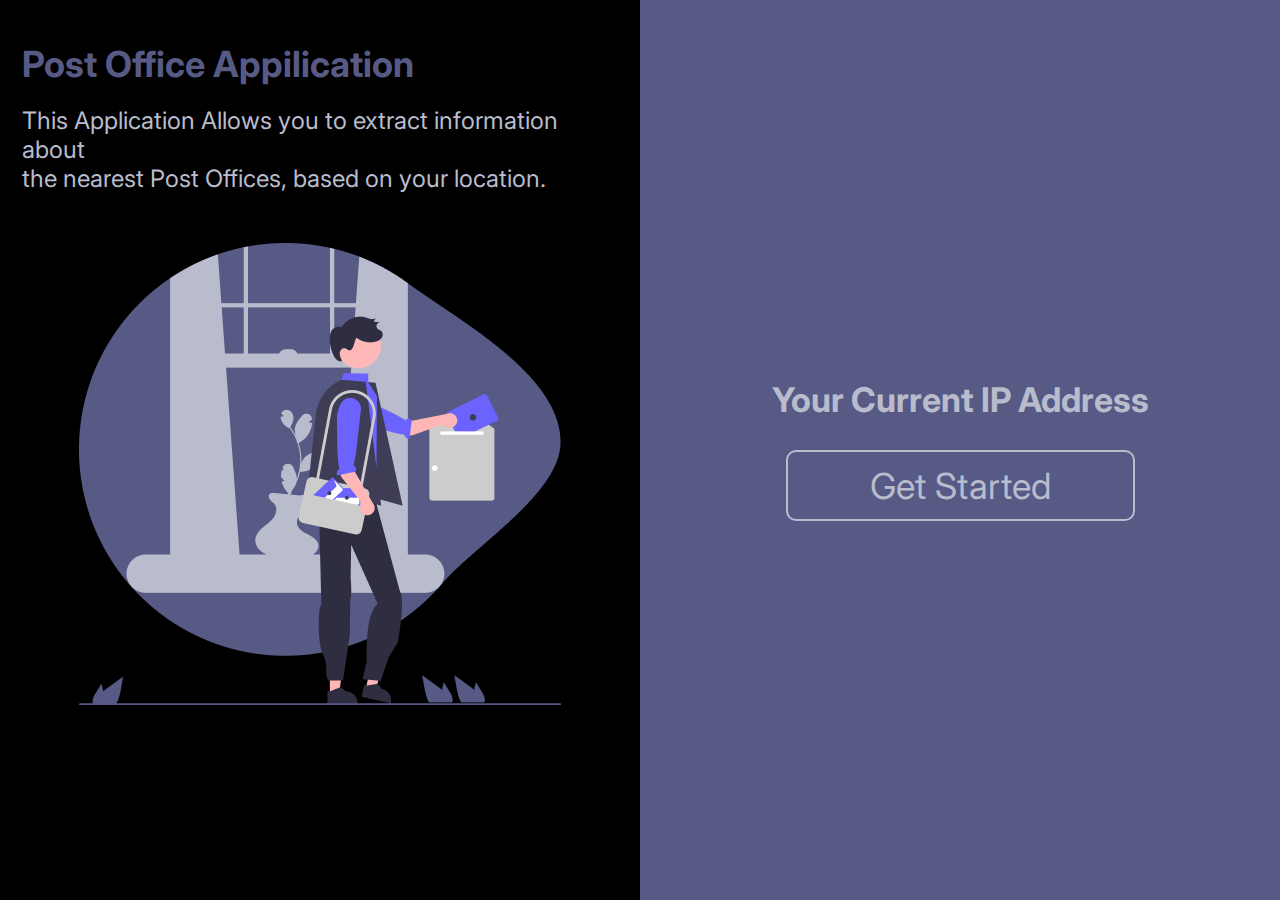
<file: index.html>
<!DOCTYPE html>
<html lang="en">
<head>
    <meta charset="UTF-8">
    <meta name="viewport" content="width=device-width, initial-scale=1.0">
    <link rel="stylesheet" href="style.css">
    <title>F3 ModuleTest Index Page</title>
    <link rel="icon" type="x-icon/image" href="undraw_messenger_re_8bky 1.png">
</head>
<body>
    <div class="container">
        <div class="section-1">
           <div class="section-1-inner">
            <h1>Post Office Appilication</h1>
            <h3>This Application Allows you to extract information about <br> the nearest Post Offices, based on your location.</h3>
            <div class="section-1-image">
                <img src="undraw_messenger_re_8bky 1.png" alt="">
            </div>
           </div>
        </div>
        <div class="section-2">
            <h1>Your Current IP Address <span class="ip-adress"></span></h1>
            <div class="button">Get Started</div>
        </div>
    </div>
    <script src="scripts.js"></script>
</body>
</html>
</file>
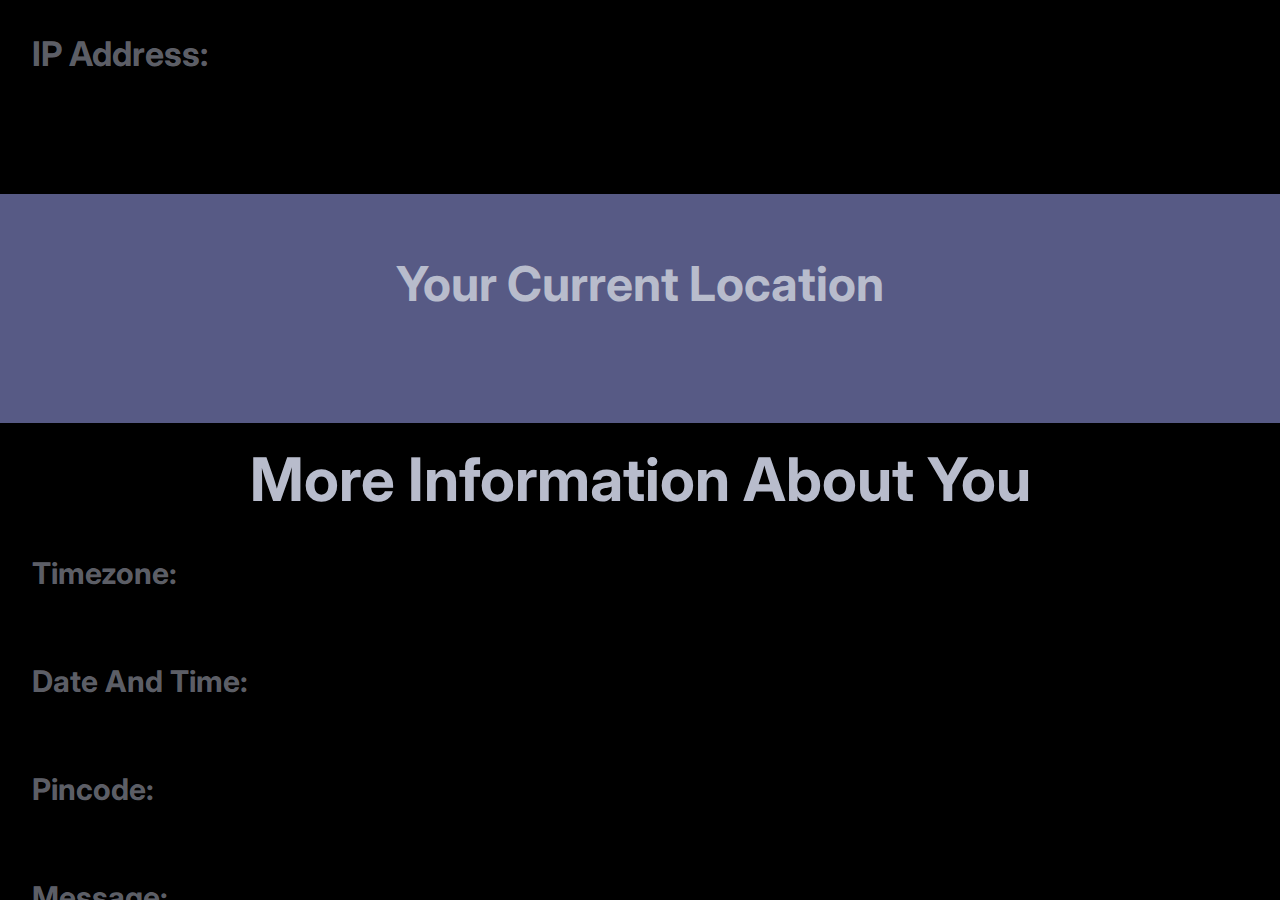
<file: secondPage.html>
<!DOCTYPE html>
<html lang="en">

<head>
    <meta charset="UTF-8">
    <meta name="viewport" content="width=device-width, initial-scale=1.0">
    <link rel="stylesheet" href="secondPage.css">
    <title>F3 ModuleTest PostOffices Near You Page</title>
    <link rel="icon" type="x-icon/image" href="undraw_messenger_re_8bky 1.png">
</head>

<body>
    <div class="container">
        <div class="entire-section">
            <div class="top-section">
                <h3>
                    IP Address: <span class="ipAddress"></span>
                </h3>
                <div class="section-1">
                    <div class="section-1-inner-lat-long">
    
                    </div>
                    <div class="section-1-inner-city-region">
    
                    </div>
                    <div class="section-1-inner-organization-hostname ">
    
                    </div>
                </div>
            </div>
            <div class="mapper-section">
                <h1>Your Current Location</h1> 
                <div class="mapper-class">
    
                </div>
            </div>
            <div class="information-section">
                <div class="information-section-section-1">
                    <h2>More Information About You</h2>
                </div>
                <div class="information-section-information">
                    <p style="color:#b8bccc86;">Timezone: <span class="timezone" style="color: #B8BCCC;"></span></p> <br> <br> 
                    <p style="color:#b8bccc86;">Date And Time: <span class="dateAndTime" style="color: #B8BCCC;"></span></p> <br> <br> 
                    <p style="color:#b8bccc86;">Pincode: <span class="pin" style="color: #B8BCCC;"></span></p> <br> <br> 
                    <p style="color:#b8bccc86;">Message: <span class="message" style="color: #B8BCCC;"></span></p>
                </div>
            </div>
            <div class="searchbar-and-footer-component">
                <h1>Post Offices Near You</h1>
                <div class="searchbox">
                    <svg width="30" height="30" viewBox="0 0 30 30" fill="none" xmlns="http://www.w3.org/2000/svg">
                        <path d="M29.592 25.9369L23.7498 20.0957C23.4861 19.832 23.1286 19.6856 22.7536 19.6856H21.7985C23.4158 17.6174 24.3768 15.0161 24.3768 12.1863C24.3768 5.45455 18.9213 0 12.1884 0C5.45548 0 0 5.45455 0 12.1863C0 18.9181 5.45548 24.3726 12.1884 24.3726C15.0187 24.3726 17.6204 23.4118 19.6889 21.7947V22.7497C19.6889 23.1247 19.8354 23.4821 20.0991 23.7457L25.9414 29.587C26.4922 30.1377 27.3829 30.1377 27.9278 29.587L29.5862 27.9289C30.137 27.3782 30.137 26.4876 29.592 25.9369ZM12.1884 19.6856C8.04551 19.6856 4.68784 16.3343 4.68784 12.1863C4.68784 8.04414 8.03965 4.68704 12.1884 4.68704C16.3313 4.68704 19.6889 8.03828 19.6889 12.1863C19.6889 16.3285 16.3371 19.6856 12.1884 19.6856Z" fill="#B8BCCC"/>
                        </svg>
                        
                    <input type="text" placeholder="Search By Name">
                </div>
                <div class="cards"> 
                    <!-- Demo Html -->
                    <!-- <div class="cards-card">
                       <div class="item"> Name: <span class="name"></span></div>
                        <div class="item">Branchtype: <span class="branch"></span></div>
                        <div class="item">Delivery Sstatus: <span class="delivery"></span></div>
                        <div class="item">District: <span class="district"></span></div>
                        <div class="item">Division: <span class="division"></span></div>
                    </div> -->
                </div>
            </div>
        </div>
    </div>
    <script src="secondPage.js"></script>
</body>

</html>
</file>
<file: style.css>
@import url('https://fonts.googleapis.com/css2?family=Inter:wght@100;200;300;400;500;600;700;800;900&display=swap');

*{ 
    margin: 0;
    padding: 0;
}
body{ 
    width: 100vw;
    height: 100vh;
    font-family: 'Inter', sans-serif
}
.container{ 
    width: 100%;
    height: 100%;
    display: flex;
    flex: 1;
}
.section-1{ 
    color: white;
    background: #000;
    flex: 0.5;
   display: flex;
   justify-content: center;
   align-items: center;
}
.section-1-inner{ 
    width: 93%;
    height: 93%;
    /* border: 1px solid white; */
    position: relative;
}
.section-1-inner h1{ 
    margin-top: 10px; 
    margin-bottom: 20px;
    color: #575A85; 
    font-size: 36px;
    font-weight: 700;
}
.section-1-inner  h3{ 
    margin-bottom: 20px;
    color: #B8BCCC;
    font-size: 24px;
    font-weight: 400;
}
.section-1-image{ 
    width: 100%;
    height: fit-content;
    display: flex;
    justify-content: center;
    align-items: center; 
    margin-top: 30px;
    position: absolute;
}
.section-2{ 
    color: black;
    background: #575A85;
    flex: 0.5;
    display: flex;
    justify-content: center;
    align-items: center;
    flex-direction: column; 
}
.section-2 h1{ 
    color: #B8BCCC; 
    margin-bottom: 30px;
    font-size: 34px;
    font-weight: 700;
}
.section-2 .button{ 
    width: 345px;
    height: 67px;
    border: 2px solid #B8BCCC; 
    font-size: 36px;
    font-weight: 400;
    color: #B8BCCC;
    background-color: transparent;
    cursor: pointer;
    border-radius:  10px;
    display: flex;
    justify-content: center;
    align-items: center;
    transition: all 0.5s ease-in-out;
}
.ip-adress{ 
    color: #fff;
}
.section-2 .button:hover{ 
    background: #33354e; 
}
</file>
<file: secondPage.css>
@import url('https://fonts.googleapis.com/css2?family=Inter:wght@100;200;300;400;500;600;700;800;900&display=swap');
*{ 
    margin: 0;
    padding: 0;
}
body 
{ 
    background: #000;
    color: white;
    width: 100vw;
    height: 100vh; 
    font-family: 'Inter', sans-serif
}
.container{ 
    width: 100%;
    height: 100%;
    background-color: transparent;
    display: flex;
    justify-content: center;
    overflow-x: hidden;
    /* flex-direction: column; */
}
.entire-section{ 
    width: 100%;
    display: flex;
    flex-direction: column;
    align-items: center;
}
.top-section{ 
    width: 95%;
    margin-bottom: 100px;
}
.section-1{ 
    width: 95%;
    height: fit-content;
    display: flex; 
    justify-content: space-between;
    align-items: center;
    font-weight: 700;
    font-size: 34px;
}

h3{ 
    margin-bottom: 20px;
    margin-top: 33px;
    font-size: 34px;
    font-weight: 700;
    color:#b8bccc86;
}
.ipAddress{ 
     color: #B8BCCC;
}
.mapper-section{ 
    width: 100%;
    background: #575A85;
    display: flex;
    justify-content: center;
    align-items: center;
    flex-direction: column; 
}
.mapper-section h1{ 
    margin-bottom: 30px;
    margin-top: 60px;
    font-weight: 700;
    font-size: 48px;
   color: #B8BCCC;
}
.mapper-class{ 
    width: 90%;
    height: 90%;
    overflow: hidden;
    margin-bottom: 80px;
}
iframe{ 
    width: 100%;
}
.information-section{ 
    width: 95%;
}
.information-section-section-1{ 
    text-align: center;
    margin-top: 20px; 
    margin-bottom: 40px; 
    font-size: 40px;
    font-weight: 700;
    color: #B8BCCC;

}
.information-section-information{ 
    font-size: 30px;
    font-weight: 700;
    margin-bottom: 20px;
}
.cards-card{ 
    width: 678.39px; 
    height: 399px; 
    top: 2077px; 
    left: 53px; 
    border-radius: 10px; 
    background: #575A85;
    margin-top: 30px;
    margin-bottom: 30px;
    display: flex;
    justify-content: center;
    flex-direction: column;
    align-items: center;
}
.item{ 
    font-size: 34px; 
   padding: 10px;
   width: 90%;
   font-weight: 700;
   color: #B8BCCC;
}
.searchbar-and-footer-component{ 
    width: 95%;
    /* text-align: center; */
    margin-top: 30px;
    margin-bottom: 50px;
}
.searchbar-and-footer-component h1{ 
    font-size: 48px;
    font-weight: 700;
    line-height: 59px;
    letter-spacing: 0em;
    color: #B8BCCC;
    text-align: center;


}
.searchbox{ 
    width: 100%;
    height: 85px;
    border: 3px solid #575A85; 
    display: flex;
    justify-content: space-around;
    align-items: center;
    margin-top: 30px;
    margin-bottom: 30px;
    border-radius: 10px; 
}
.searchbox input{ 
    width: 90%;
    height: 100%;
    background-color: transparent;
    border: none;
    font-size: 32px;
    color: #575A85;
    font-weight: 400;
}
.searchbox input:focus{ 
    outline: none;
}
.cards{ 
    display: flex;
    justify-content: space-between;
    align-items: center;
    width: 100%; 
    height: fit-content;
    flex-wrap: wrap;
    color: #b8bccc86;
}
</file>
